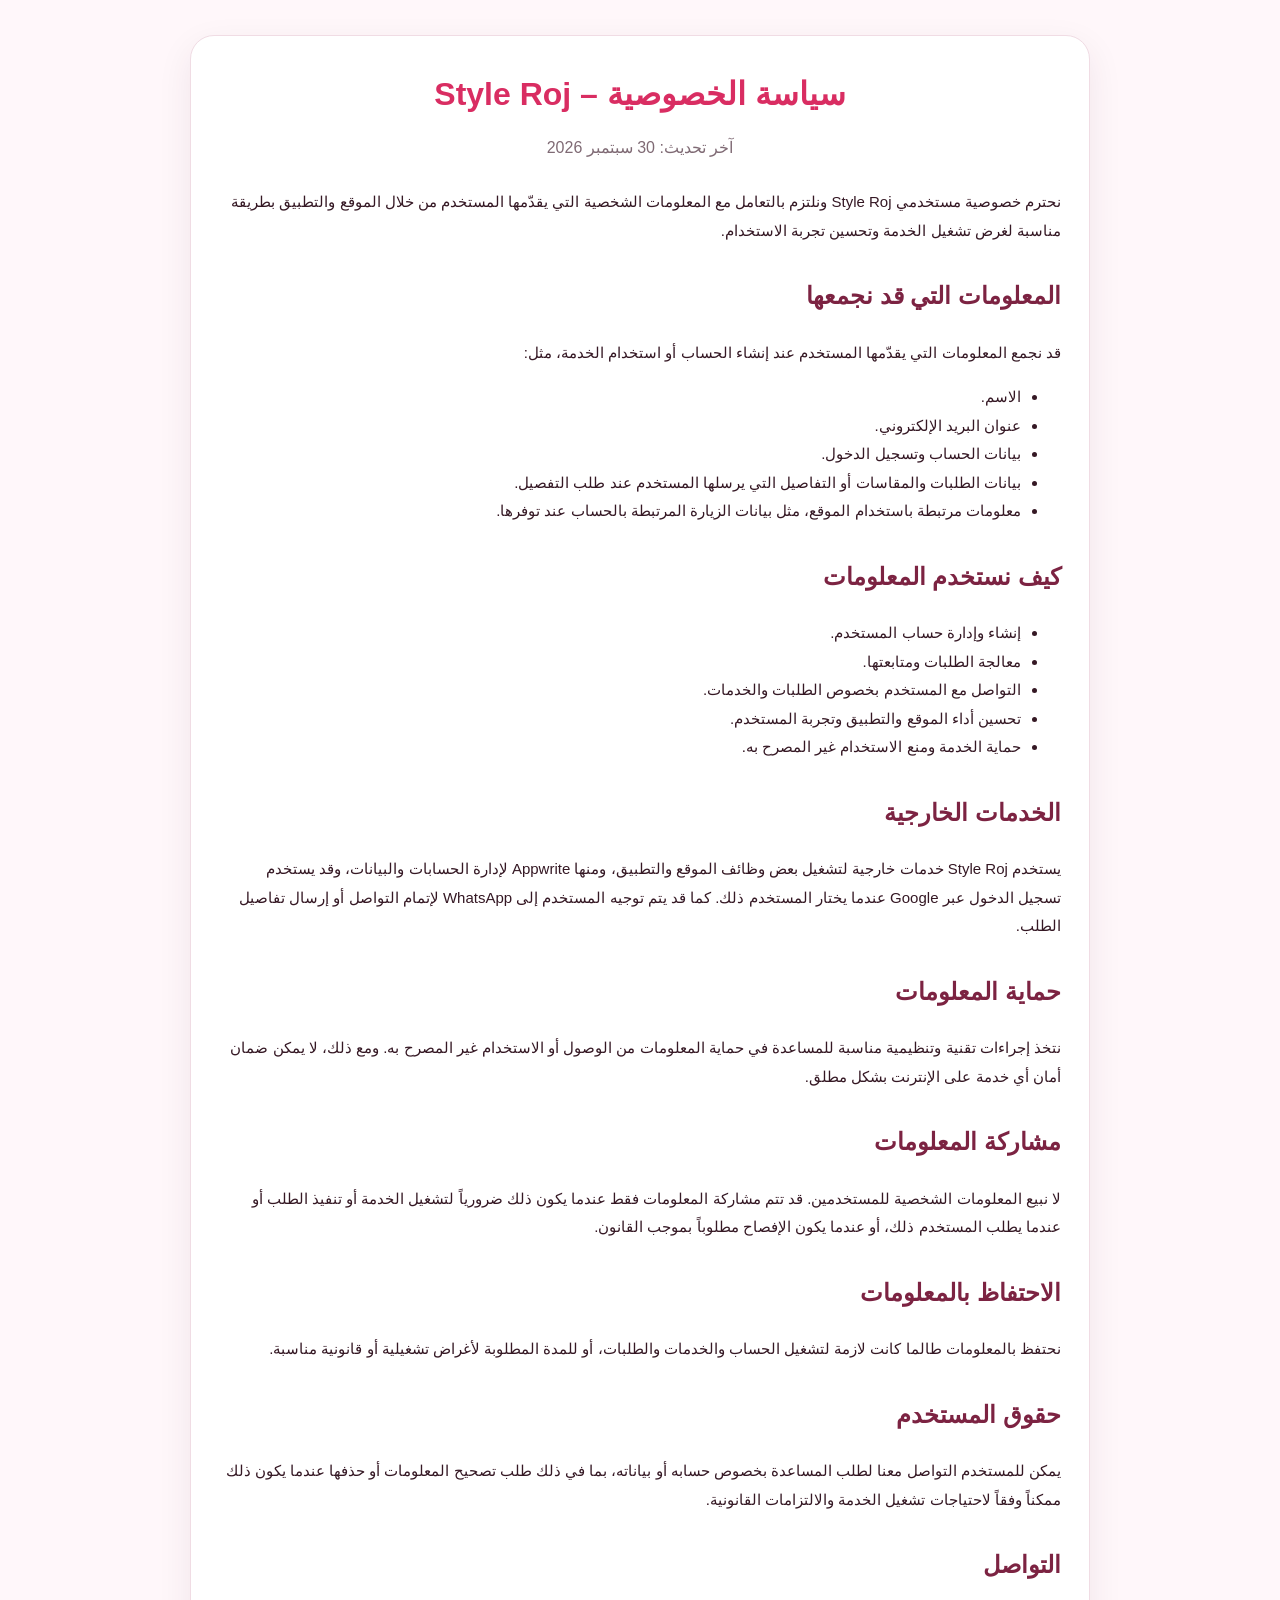
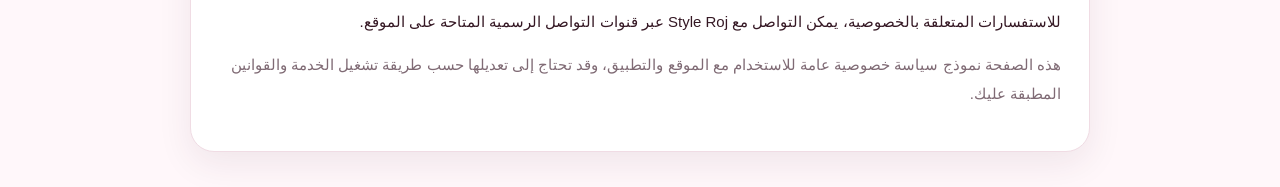
<file: privacy-policy.html>
<!DOCTYPE html>
<html lang="ar" dir="rtl">
<head>
  <meta charset="UTF-8">
  <meta name="viewport" content="width=device-width, initial-scale=1.0">
  <title>سياسة الخصوصية | Style Roj</title>
  <style>
    *{box-sizing:border-box}
    body{
      margin:0;
      font-family:Arial,"Cairo",sans-serif;
      background:#fff7fa;
      color:#351824;
      line-height:1.9;
    }
    .wrap{
      width:min(900px,calc(100% - 30px));
      margin:35px auto;
      background:#fff;
      border:1px solid #f0dce4;
      border-radius:24px;
      padding:28px;
      box-shadow:0 12px 35px rgba(70,20,45,.08);
    }
    h1{margin:0 0 8px;color:#d92d62}
    h2{margin-top:28px;color:#7c2342}
    p,li{font-size:15px}
    .muted{color:#7f6a74}
    a{color:#d92d62}
    .brand{text-align:center;margin-bottom:25px}
  </style>
</head>
<body>
  <main class="wrap">
    <div class="brand">
      <h1>سياسة الخصوصية – Style Roj</h1>
      <div class="muted">آخر تحديث: 30 سبتمبر 2026</div>
    </div>

    <p>
      نحترم خصوصية مستخدمي Style Roj ونلتزم بالتعامل مع المعلومات الشخصية
      التي يقدّمها المستخدم من خلال الموقع والتطبيق بطريقة مناسبة لغرض تشغيل
      الخدمة وتحسين تجربة الاستخدام.
    </p>

    <h2>المعلومات التي قد نجمعها</h2>
    <p>قد نجمع المعلومات التي يقدّمها المستخدم عند إنشاء الحساب أو استخدام الخدمة، مثل:</p>
    <ul>
      <li>الاسم.</li>
      <li>عنوان البريد الإلكتروني.</li>
      <li>بيانات الحساب وتسجيل الدخول.</li>
      <li>بيانات الطلبات والمقاسات أو التفاصيل التي يرسلها المستخدم عند طلب التفصيل.</li>
      <li>معلومات مرتبطة باستخدام الموقع، مثل بيانات الزيارة المرتبطة بالحساب عند توفرها.</li>
    </ul>

    <h2>كيف نستخدم المعلومات</h2>
    <ul>
      <li>إنشاء وإدارة حساب المستخدم.</li>
      <li>معالجة الطلبات ومتابعتها.</li>
      <li>التواصل مع المستخدم بخصوص الطلبات والخدمات.</li>
      <li>تحسين أداء الموقع والتطبيق وتجربة المستخدم.</li>
      <li>حماية الخدمة ومنع الاستخدام غير المصرح به.</li>
    </ul>

    <h2>الخدمات الخارجية</h2>
    <p>
      يستخدم Style Roj خدمات خارجية لتشغيل بعض وظائف الموقع والتطبيق، ومنها
      Appwrite لإدارة الحسابات والبيانات، وقد يستخدم تسجيل الدخول عبر Google
      عندما يختار المستخدم ذلك. كما قد يتم توجيه المستخدم إلى WhatsApp
      لإتمام التواصل أو إرسال تفاصيل الطلب.
    </p>

    <h2>حماية المعلومات</h2>
    <p>
      نتخذ إجراءات تقنية وتنظيمية مناسبة للمساعدة في حماية المعلومات من
      الوصول أو الاستخدام غير المصرح به. ومع ذلك، لا يمكن ضمان أمان أي
      خدمة على الإنترنت بشكل مطلق.
    </p>

    <h2>مشاركة المعلومات</h2>
    <p>
      لا نبيع المعلومات الشخصية للمستخدمين. قد تتم مشاركة المعلومات فقط
      عندما يكون ذلك ضرورياً لتشغيل الخدمة أو تنفيذ الطلب أو عندما يطلب
      المستخدم ذلك، أو عندما يكون الإفصاح مطلوباً بموجب القانون.
    </p>

    <h2>الاحتفاظ بالمعلومات</h2>
    <p>
      نحتفظ بالمعلومات طالما كانت لازمة لتشغيل الحساب والخدمات والطلبات،
      أو للمدة المطلوبة لأغراض تشغيلية أو قانونية مناسبة.
    </p>

    <h2>حقوق المستخدم</h2>
    <p>
      يمكن للمستخدم التواصل معنا لطلب المساعدة بخصوص حسابه أو بياناته،
      بما في ذلك طلب تصحيح المعلومات أو حذفها عندما يكون ذلك ممكناً وفقاً
      لاحتياجات تشغيل الخدمة والالتزامات القانونية.
    </p>

    <h2>التواصل</h2>
    <p>
      للاستفسارات المتعلقة بالخصوصية، يمكن التواصل مع Style Roj عبر قنوات
      التواصل الرسمية المتاحة على الموقع.
    </p>

    <p class="muted">
      هذه الصفحة نموذج سياسة خصوصية عامة للاستخدام مع الموقع والتطبيق،
      وقد تحتاج إلى تعديلها حسب طريقة تشغيل الخدمة والقوانين المطبقة عليك.
    </p>
  </main>
</body>
</html>
</file>
